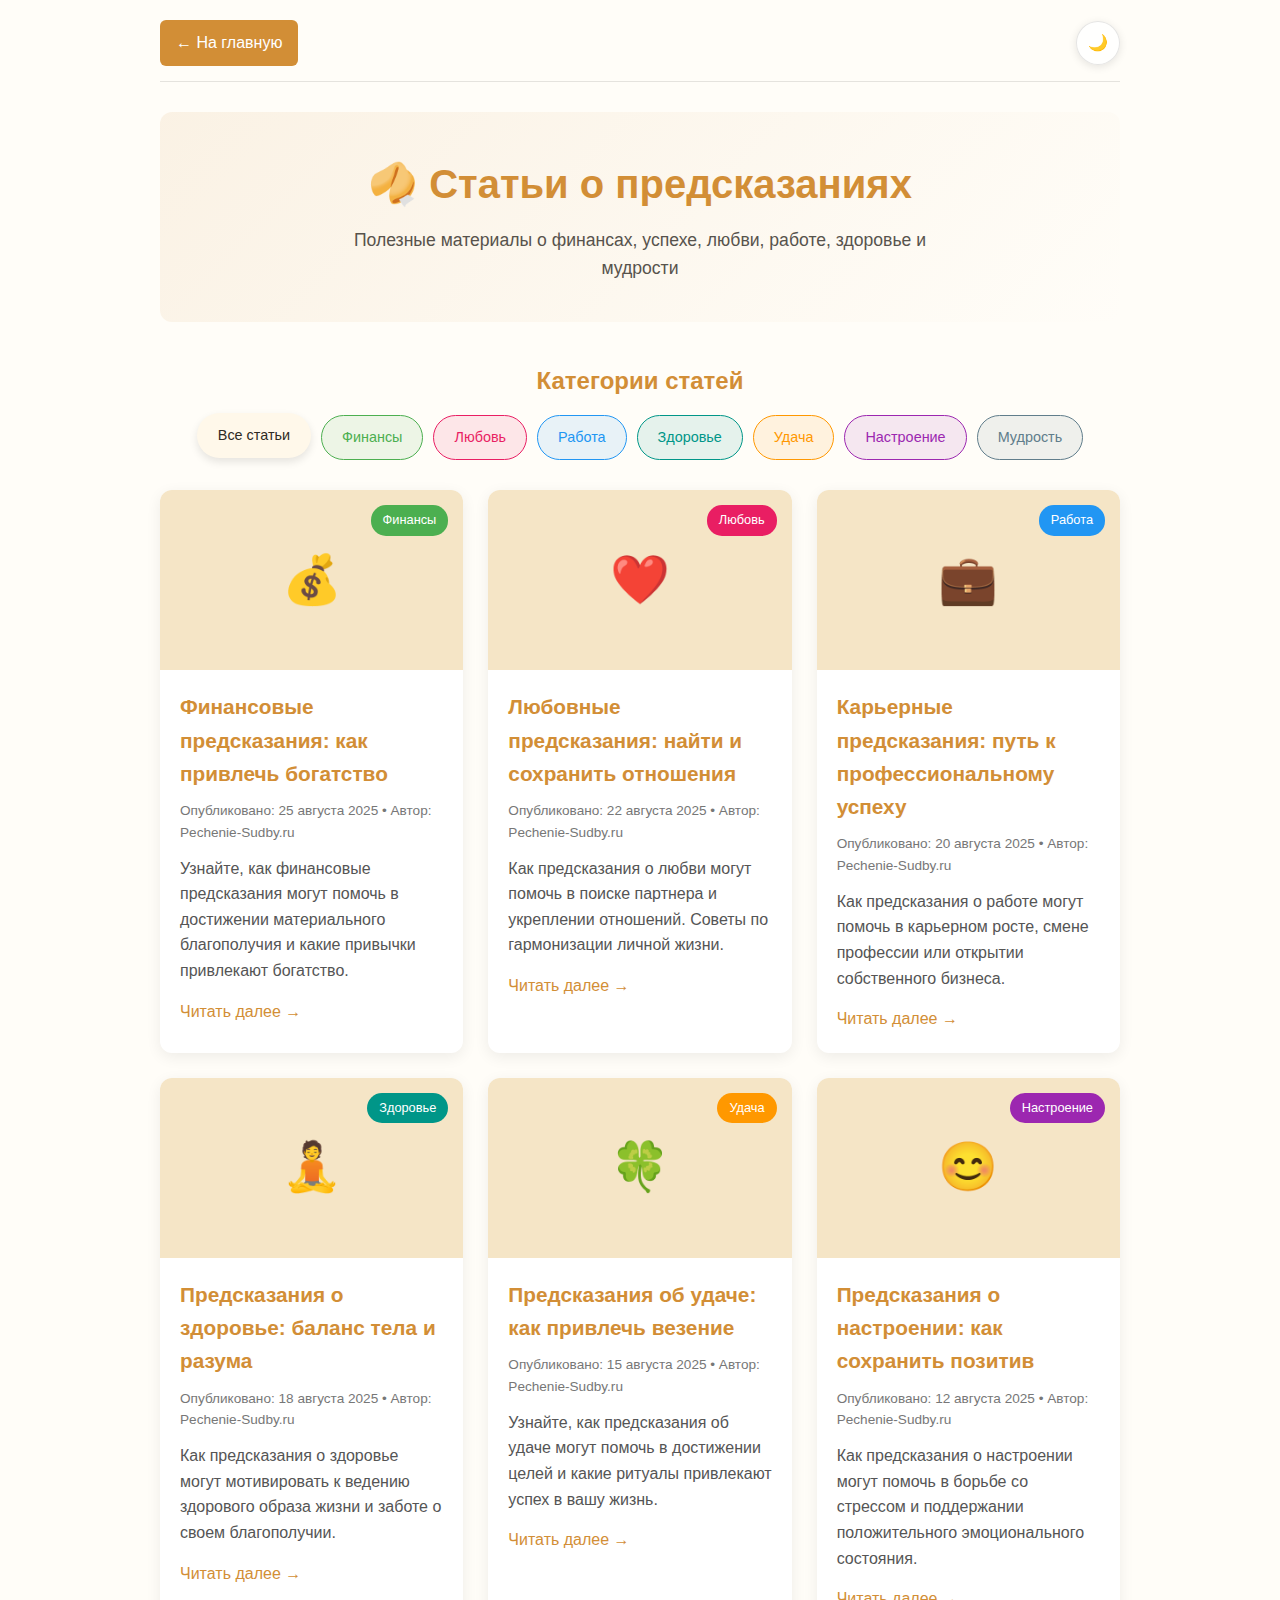
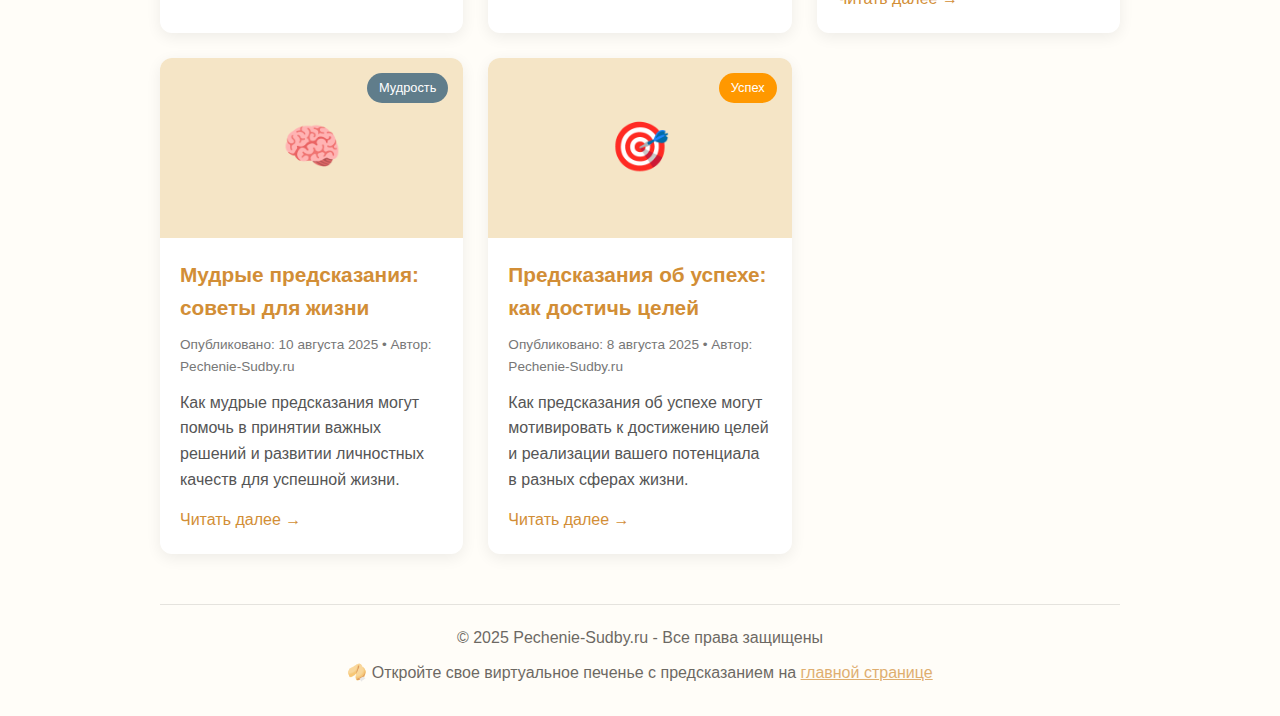
<file: blog/index.html>
<!DOCTYPE html>
<html lang="ru">
<head>
  <meta charset="UTF-8">
  <meta name="viewport" content="width=device-width, initial-scale=1, maximum-scale=5.0, user-scalable=yes">
  <title>Статьи о финансах, успехе и предсказаниях 🥠 – Блог Pechenie-Sudby.ru</title>
  <meta name="description" content="Полезные статьи о финансах, успехе, любви, работе, здоровье и мудрости. Узнайте, как предсказания могут помочь в разных сферах жизни.">
  <meta name="keywords" content="статьи о финансах, успех в работе, предсказания о любви, здоровый образ жизни, мудрые советы, удача в бизнесе">
  
  <!-- Canonical -->
  <link rel="canonical" href="https://pechenie-sudby.ru/blog/" />
  
  <!-- Open Graph -->
  <meta property="og:title" content="Статьи о финансах, успехе и предсказаниях 🥠" />
  <meta property="og:description" content="Полезные статьи о финансах, успехе, любви, работе, здоровье и мудрости." />
  <meta property="og:image" content="https://pechenie-sudby.ru/og-image-blog.png" />
  <meta property="og:type" content="website" />
  <meta property="og:url" content="https://pechenie-sudby.ru/blog/" />

  <style>
    :root {
      --primary-color: #d28e36;
      --secondary-color: #fffdf8;
      --text-color: #2e2a24;
      --light-gray: #f0f0f0;
      --dark-bg: #3a2c1a;
      --dark-text: #f0e6d2;
      --finance-color: #4caf50;
      --love-color: #e91e63;
      --work-color: #2196f3;
      --health-color: #009688;
      --luck-color: #ff9800;
      --mood-color: #9c27b0;
      --wisdom-color: #607d8b;
    }
    
    * {
      box-sizing: border-box;
      margin: 0;
      padding: 0;
    }
    
    body {
      font-family: -apple-system, BlinkMacSystemFont, "Segoe UI", Roboto, sans-serif;
      line-height: 1.6;
      background: var(--secondary-color);
      color: var(--text-color);
      padding: 0;
      margin: 0;
      transition: background 0.3s ease, color 0.3s ease;
    }
    
    body.dark-theme {
      background: var(--dark-bg);
      color: var(--dark-text);
    }
    
    .container {
      max-width: 1000px;
      margin: 0 auto;
      padding: 20px;
    }
    
    /* Header Styles */
    .blog-header {
      text-align: center;
      margin-bottom: 40px;
      padding: 40px 20px;
      background: linear-gradient(135deg, rgba(210, 142, 54, 0.1) 0%, rgba(255, 253, 248, 0.8) 100%);
      border-radius: 12px;
    }
    
    .dark-theme .blog-header {
      background: linear-gradient(135deg, rgba(210, 142, 54, 0.2) 0%, rgba(58, 44, 26, 0.8) 100%);
    }
    
    .blog-header h1 {
      font-size: 2.5rem;
      margin-bottom: 10px;
      color: var(--primary-color);
    }
    
    .blog-header p {
      font-size: 1.1rem;
      opacity: 0.8;
      max-width: 600px;
      margin: 0 auto;
    }
    
    /* Navigation */
    .blog-nav {
      display: flex;
      justify-content: space-between;
      align-items: center;
      margin-bottom: 30px;
      padding-bottom: 15px;
      border-bottom: 1px solid rgba(0, 0, 0, 0.1);
    }
    
    .dark-theme .blog-nav {
      border-bottom: 1px solid rgba(255, 255, 255, 0.1);
    }
    
    .home-link {
      display: inline-flex;
      align-items: center;
      padding: 10px 16px;
      background: var(--primary-color);
      color: white;
      border-radius: 6px;
      text-decoration: none;
      font-weight: 500;
      transition: background 0.3s ease;
    }
    
    .home-link:hover {
      background: #bf7d2d;
    }
    
    .theme-toggle {
      background: rgba(255, 255, 255, 0.8);
      border: 1px solid rgba(0, 0, 0, 0.1);
      border-radius: 50%;
      width: 44px;
      height: 44px;
      display: flex;
      align-items: center;
      justify-content: center;
      cursor: pointer;
      box-shadow: 0 2px 8px rgba(0, 0, 0, 0.1);
      transition: all 0.3s ease;
    }
    
    .dark-theme .theme-toggle {
      background: rgba(58, 44, 26, 0.8);
      border-color: rgba(92, 67, 34, 0.5);
    }
    
    /* Categories */
    .categories {
      margin-bottom: 30px;
    }
    
    .categories h2 {
      margin-bottom: 15px;
      color: var(--primary-color);
      text-align: center;
    }
    
    .category-list {
      display: flex;
      flex-wrap: wrap;
      gap: 10px;
      justify-content: center;
    }
    
    .category {
      padding: 10px 20px;
      background: #fff8ea;
      border-radius: 25px;
      font-size: 0.9rem;
      cursor: pointer;
      transition: all 0.3s ease;
      border: 1px solid transparent;
    }
    
    .dark-theme .category {
      background: #5c4322;
    }
    
    .category:hover, .category.active {
      transform: translateY(-2px);
      box-shadow: 0 4px 8px rgba(0, 0, 0, 0.1);
    }
    
    .category.finance {
      background: rgba(76, 175, 80, 0.1);
      border-color: var(--finance-color);
      color: var(--finance-color);
    }
    
    .category.love {
      background: rgba(233, 30, 99, 0.1);
      border-color: var(--love-color);
      color: var(--love-color);
    }
    
    .category.work {
      background: rgba(33, 150, 243, 0.1);
      border-color: var(--work-color);
      color: var(--work-color);
    }
    
    .category.health {
      background: rgba(0, 150, 136, 0.1);
      border-color: var(--health-color);
      color: var(--health-color);
    }
    
    .category.luck {
      background: rgba(255, 152, 0, 0.1);
      border-color: var(--luck-color);
      color: var(--luck-color);
    }
    
    .category.mood {
      background: rgba(156, 39, 176, 0.1);
      border-color: var(--mood-color);
      color: var(--mood-color);
    }
    
    .category.wisdom {
      background: rgba(96, 125, 139, 0.1);
      border-color: var(--wisdom-color);
      color: var(--wisdom-color);
    }
    
    /* Blog Grid */
    .blog-grid {
      display: grid;
      grid-template-columns: repeat(auto-fill, minmax(300px, 1fr));
      gap: 25px;
      margin-bottom: 40px;
    }
    
    .blog-card {
      background: white;
      border-radius: 12px;
      overflow: hidden;
      box-shadow: 0 4px 15px rgba(0, 0, 0, 0.07);
      transition: transform 0.3s ease, box-shadow 0.3s ease;
      position: relative;
    }
    
    .dark-theme .blog-card {
      background: #2a2a2a;
    }
    
    .blog-card:hover {
      transform: translateY(-5px);
      box-shadow: 0 8px 25px rgba(0, 0, 0, 0.1);
    }
    
    .category-badge {
      position: absolute;
      top: 15px;
      right: 15px;
      padding: 5px 12px;
      border-radius: 15px;
      font-size: 0.8rem;
      font-weight: 500;
      z-index: 2;
    }
    
    .badge-finance {
      background: var(--finance-color);
      color: white;
    }
    
    .badge-love {
      background: var(--love-color);
      color: white;
    }
    
    .badge-work {
      background: var(--work-color);
      color: white;
    }
    
    .badge-health {
      background: var(--health-color);
      color: white;
    }
    
    .badge-luck {
      background: var(--luck-color);
      color: white;
    }
    
    .badge-mood {
      background: var(--mood-color);
      color: white;
    }
    
    .badge-wisdom {
      background: var(--wisdom-color);
      color: white;
    }
    
    .blog-card-image {
      height: 180px;
      background-color: #f5e5c6;
      background-size: cover;
      background-position: center;
      display: flex;
      align-items: center;
      justify-content: center;
      font-size: 3rem;
    }
    
    .dark-theme .blog-card-image {
      background-color: #5c4322;
    }
    
    .blog-card-content {
      padding: 20px;
    }
    
    .blog-card h2 {
      margin-top: 0;
      font-size: 1.3rem;
      color: var(--primary-color);
      margin-bottom: 10px;
    }
    
    .blog-meta {
      font-size: 0.85rem;
      color: #777;
      margin-bottom: 12px;
    }
    
    .dark-theme .blog-meta {
      color: #aaa;
    }
    
    .blog-excerpt {
      margin-bottom: 15px;
      color: #555;
    }
    
    .dark-theme .blog-excerpt {
      color: #ccc;
    }
    
    .read-more {
      display: inline-block;
      color: var(--primary-color);
      font-weight: 500;
      text-decoration: none;
      border-bottom: 1px solid transparent;
      transition: border-color 0.3s ease;
    }
    
    .read-more:hover {
      border-bottom-color: var(--primary-color);
    }
    
    /* Footer */
    .blog-footer {
      text-align: center;
      margin-top: 50px;
      padding-top: 20px;
      border-top: 1px solid rgba(0, 0, 0, 0.1);
    }
    
    .dark-theme .blog-footer {
      border-top: 1px solid rgba(255, 255, 255, 0.1);
    }
    
    .blog-footer p {
      margin-bottom: 10px;
      opacity: 0.7;
    }
    
    /* Responsive Design */
    @media (max-width: 768px) {
      .blog-grid {
        grid-template-columns: 1fr;
      }
      
      .blog-header h1 {
        font-size: 2rem;
      }
      
      .blog-header {
        padding: 30px 15px;
      }
      
      .category-list {
        justify-content: flex-start;
        overflow-x: auto;
        padding-bottom: 10px;
      }
    }
    
    @media (max-width: 480px) {
      .container {
        padding: 15px;
      }
      
      .blog-header h1 {
        font-size: 1.8rem;
      }
      
      .blog-card-content {
        padding: 15px;
      }
      
      .blog-card h2 {
        font-size: 1.2rem;
      }
    }
  </style>
</head>
<body>
  <div class="container">
    <nav class="blog-nav">
      <a href="/" class="home-link">← На главную</a>
      <div class="theme-toggle" id="themeToggle">🌙</div>
    </nav>

    <header class="blog-header">
      <h1>🥠 Статьи о предсказаниях</h1>
      <p>Полезные материалы о финансах, успехе, любви, работе, здоровье и мудрости</p>
    </header>

    <section class="categories">
      <h2>Категории статей</h2>
      <div class="category-list">
        <div class="category active">Все статьи</div>
        <div class="category finance">Финансы</div>
        <div class="category love">Любовь</div>
        <div class="category work">Работа</div>
        <div class="category health">Здоровье</div>
        <div class="category luck">Удача</div>
        <div class="category mood">Настроение</div>
        <div class="category wisdom">Мудрость</div>
      </div>
    </section>

    <div class="blog-grid">
      <!-- Финансы -->
      <article class="blog-card" data-category="finance">
        <div class="category-badge badge-finance">Финансы</div>
        <div class="blog-card-image">💰</div>
        <div class="blog-card-content">
          <h2><a href="/blog/finansovye-predskazaniya" style="color: inherit; text-decoration: none;">Финансовые предсказания: как привлечь богатство</a></h2>
          <div class="blog-meta">Опубликовано: 25 августа 2025 • Автор: Pechenie-Sudby.ru</div>
          <p class="blog-excerpt">Узнайте, как финансовые предсказания могут помочь в достижении материального благополучия и какие привычки привлекают богатство.</p>
          <a href="/blog/finansovye-predskazaniya" class="read-more">Читать далее →</a>
        </div>
      </article>

      <!-- Любовь -->
      <article class="blog-card" data-category="love">
        <div class="category-badge badge-love">Любовь</div>
        <div class="blog-card-image">❤️</div>
        <div class="blog-card-content">
          <h2><a href="/blog/lubovnye-predskazaniya" style="color: inherit; text-decoration: none;">Любовные предсказания: найти и сохранить отношения</a></h2>
          <div class="blog-meta">Опубликовано: 22 августа 2025 • Автор: Pechenie-Sudby.ru</div>
          <p class="blog-excerpt">Как предсказания о любви могут помочь в поиске партнера и укреплении отношений. Советы по гармонизации личной жизни.</p>
          <a href="/blog/lubovnye-predskazaniya" class="read-more">Читать далее →</a>
        </div>
      </article>

      <!-- Работа -->
      <article class="blog-card" data-category="work">
        <div class="category-badge badge-work">Работа</div>
        <div class="blog-card-image">💼</div>
        <div class="blog-card-content">
          <h2><a href="/blog/predskazaniya-o-karere" style="color: inherit; text-decoration: none;">Карьерные предсказания: путь к профессиональному успеху</a></h2>
          <div class="blog-meta">Опубликовано: 20 августа 2025 • Автор: Pechenie-Sudby.ru</div>
          <p class="blog-excerpt">Как предсказания о работе могут помочь в карьерном росте, смене профессии или открытии собственного бизнеса.</p>
          <a href="/blog/predskazaniya-o-karere" class="read-more">Читать далее →</a>
        </div>
      </article>

      <!-- Здоровье -->
      <article class="blog-card" data-category="health">
        <div class="category-badge badge-health">Здоровье</div>
        <div class="blog-card-image">🧘</div>
        <div class="blog-card-content">
          <h2><a href="/blog/predskazaniya-o-zdorove" style="color: inherit; text-decoration: none;">Предсказания о здоровье: баланс тела и разума</a></h2>
          <div class="blog-meta">Опубликовано: 18 августа 2025 • Автор: Pechenie-Sudby.ru</div>
          <p class="blog-excerpt">Как предсказания о здоровье могут мотивировать к ведению здорового образа жизни и заботе о своем благополучии.</p>
          <a href="/blog/predskazaniya-o-zdorove" class="read-more">Читать далее →</a>
        </div>
      </article>

      <!-- Удача -->
      <article class="blog-card" data-category="luck">
        <div class="category-badge badge-luck">Удача</div>
        <div class="blog-card-image">🍀</div>
        <div class="blog-card-content">
          <h2><a href="/blog/predskazaniya-ob-udache" style="color: inherit; text-decoration: none;">Предсказания об удаче: как привлечь везение</a></h2>
          <div class="blog-meta">Опубликовано: 15 августа 2025 • Автор: Pechenie-Sudby.ru</div>
          <p class="blog-excerpt">Узнайте, как предсказания об удаче могут помочь в достижении целей и какие ритуалы привлекают успех в вашу жизнь.</p>
          <a href="/blog/predskazaniya-ob-udache" class="read-more">Читать далее →</a>
        </div>
      </article>

      <!-- Настроение -->
      <article class="blog-card" data-category="mood">
        <div class="category-badge badge-mood">Настроение</div>
        <div class="blog-card-image">😊</div>
        <div class="blog-card-content">
          <h2><a href="/blog/predskazaniya-o-nastroenii" style="color: inherit; text-decoration: none;">Предсказания о настроении: как сохранить позитив</a></h2>
          <div class="blog-meta">Опубликовано: 12 августа 2025 • Автор: Pechenie-Sudby.ru</div>
          <p class="blog-excerpt">Как предсказания о настроении могут помочь в борьбе со стрессом и поддержании положительного эмоционального состояния.</p>
          <a href="/blog/predskazaniya-o-nastroenii" class="read-more">Читать далее →</a>
        </div>
      </article>

      <!-- Мудрость -->
      <article class="blog-card" data-category="wisdom">
        <div class="category-badge badge-wisdom">Мудрость</div>
        <div class="blog-card-image">🧠</div>
        <div class="blog-card-content">
          <h2><a href="/blog/mudrye-predskazaniya" style="color: inherit; text-decoration: none;">Мудрые предсказания: советы для жизни</a></h2>
          <div class="blog-meta">Опубликовано: 10 августа 2025 • Автор: Pechenie-Sudby.ru</div>
          <p class="blog-excerpt">Как мудрые предсказания могут помочь в принятии важных решений и развитии личностных качеств для успешной жизни.</p>
          <a href="/blog/mudrye-predskazaniya" class="read-more">Читать далее →</a>
        </div>
      </article>

      <!-- Успех -->
      <article class="blog-card" data-category="luck">
        <div class="category-badge badge-luck">Успех</div>
        <div class="blog-card-image">🎯</div>
        <div class="blog-card-content">
          <h2><a href="/blog/predskazaniya-ob-uspehe" style="color: inherit; text-decoration: none;">Предсказания об успехе: как достичь целей</a></h2>
          <div class="blog-meta">Опубликовано: 8 августа 2025 • Автор: Pechenie-Sudby.ru</div>
          <p class="blog-excerpt">Как предсказания об успехе могут мотивировать к достижению целей и реализации вашего потенциала в разных сферах жизни.</p>
          <a href="/blog/predskazaniya-ob-uspehe" class="read-more">Читать далее →</a>
        </div>
      </article>
    </div>

    <footer class="blog-footer">
      <p>© 2025 Pechenie-Sudby.ru - Все права защищены</p>
      <p>🥠 Откройте свое виртуальное печенье с предсказанием на <a href="/" style="color: var(--primary-color);">главной странице</a></p>
    </footer>
  </div>

  <script>
    // Функция для переключения темы
    function toggleTheme() {
      document.body.classList.toggle('dark-theme');
      const isDark = document.body.classList.contains('dark-theme');
      localStorage.setItem('darkTheme', isDark);
      document.getElementById('themeToggle').textContent = isDark ? '☀️' : '🌙';
    }
    
    // Функция для фильтрации статей по категориям
    function filterArticles(category) {
      const articles = document.querySelectorAll('.blog-card');
      
      articles.forEach(article => {
        if (category === 'all' || article.getAttribute('data-category') === category) {
          article.style.display = 'block';
        } else {
          article.style.display = 'none';
        }
      });
    }
    
    // Инициализация при загрузке
    document.addEventListener('DOMContentLoaded', function() {
      const isDark = localStorage.getItem('darkTheme') === 'true';
      if (isDark) {
        document.body.classList.add('dark-theme');
        document.getElementById('themeToggle').textContent = '☀️';
      }
      
      // Добавляем обработчик для переключения темы
      document.getElementById('themeToggle').addEventListener('click', toggleTheme);
      
      // Добавляем обработчики для категорий
      const categories = document.querySelectorAll('.category');
      categories.forEach(category => {
        category.addEventListener('click', function() {
          categories.forEach(c => c.classList.remove('active'));
          this.classList.add('active');
          
          // Определяем категорию для фильтрации
          let filterCategory = 'all';
          if (this.classList.contains('finance')) filterCategory = 'finance';
          if (this.classList.contains('love')) filterCategory = 'love';
          if (this.classList.contains('work')) filterCategory = 'work';
          if (this.classList.contains('health')) filterCategory = 'health';
          if (this.classList.contains('luck')) filterCategory = 'luck';
          if (this.classList.contains('mood')) filterCategory = 'mood';
          if (this.classList.contains('wisdom')) filterCategory = 'wisdom';
          
          // Фильтруем статьи
          filterArticles(filterCategory);
        });
      });
    });
  </script>
</body>
</html>
</file>
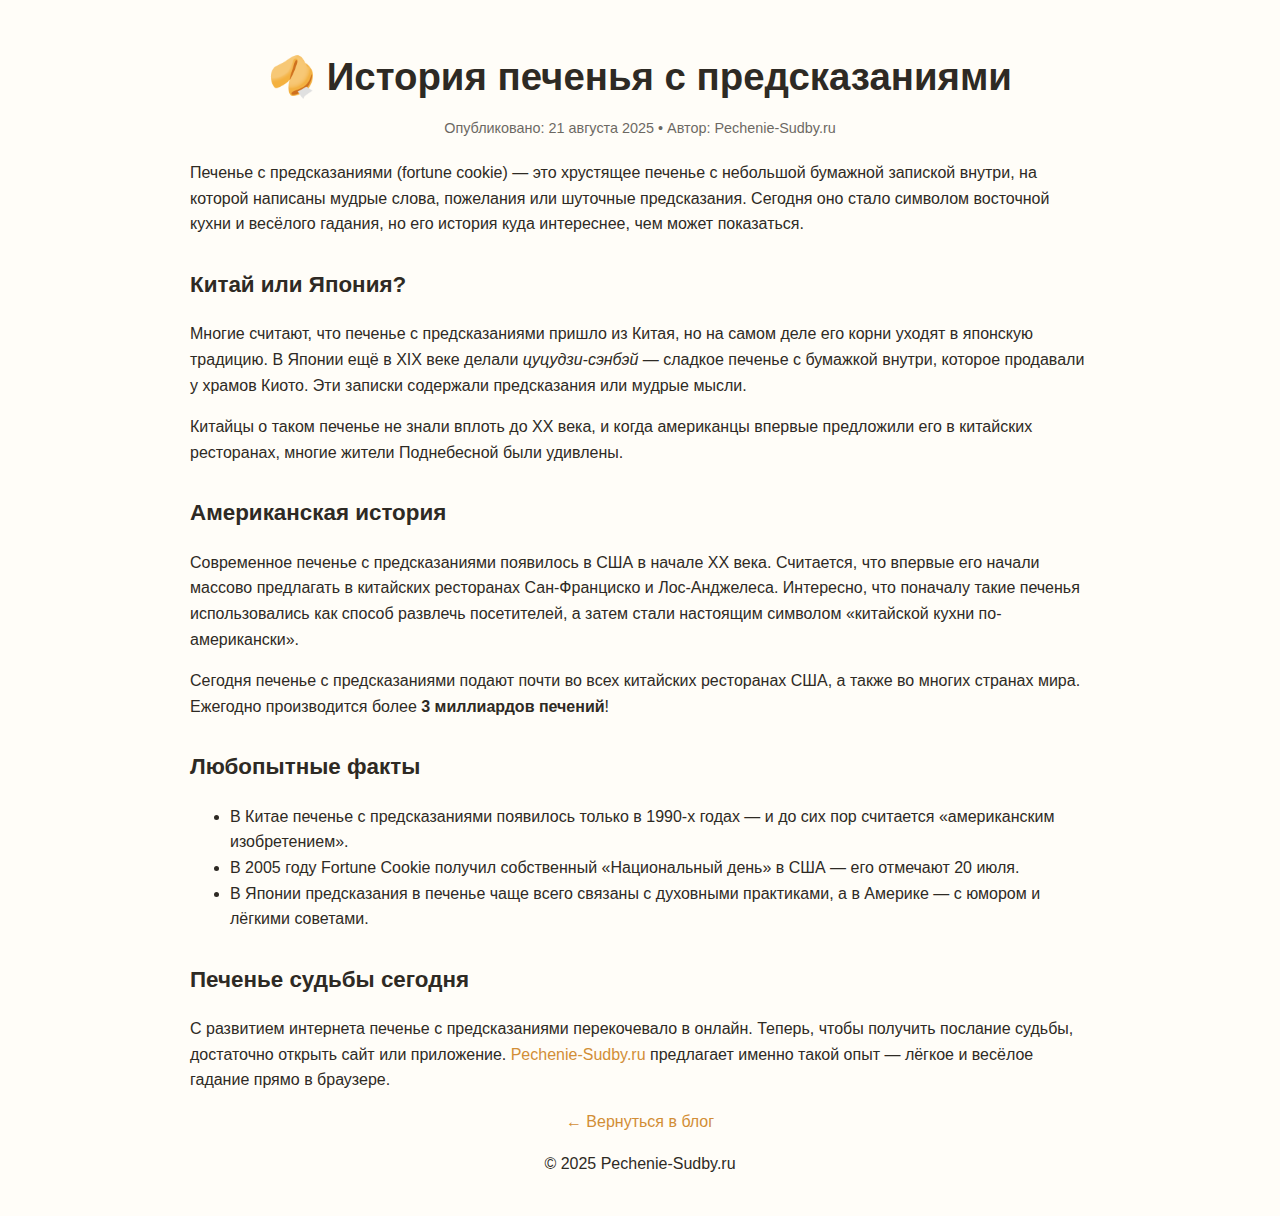
<file: blog/istoriya-pechenya-s-predskazaniyami.html>
<!DOCTYPE html>
<html lang="ru">
<head>
  <meta charset="UTF-8">
  <meta name="viewport" content="width=device-width, initial-scale=1, maximum-scale=5.0, user-scalable=yes">
  <title>История печенья с предсказаниями 🥠 – Блог Pechenie-Sudby.ru</title>
  <meta name="description" content="Узнайте историю появления печенья с предсказаниями: от древних традиций Китая и Японии до американских ресторанов. Интересные факты и легенды о печенье судьбы.">
  <meta name="keywords" content="история печенья с предсказаниями, печенье судьбы, китайское печенье с предсказанием, гадание онлайн">
  
  <!-- Canonical -->
  <link rel="canonical" href="https://pechenie-sudby.ru/blog/istoriya-pechenya-s-predskazaniyami" />

  <!-- Open Graph -->
  <meta property="og:title" content="История печенья с предсказаниями 🥠" />
  <meta property="og:description" content="Как появилось печенье с предсказаниями? История и любопытные факты." />
  <meta property="og:image" content="https://pechenie-sudby.ru/og-image.png" />
  <meta property="og:type" content="article" />
  <meta property="og:url" content="https://pechenie-sudby.ru/blog/istoriya-pechenya-s-predskazaniyami" />

  <style>
    body {
      font-family: -apple-system, BlinkMacSystemFont, "Segoe UI", Roboto, sans-serif;
      margin: 0;
      padding: 20px;
      line-height: 1.6;
      background: #fffdf8;
      color: #2e2a24;
      max-width: 900px;
      margin-left: auto;
      margin-right: auto;
    }
    header, footer {
      text-align: center;
      margin-bottom: 20px;
    }
    h1 {
      font-size: clamp(1.8rem, 5vw, 2.4rem);
      margin-bottom: 10px;
    }
    h2 {
      margin-top: 30px;
      font-size: 1.4rem;
    }
    p {
      margin-bottom: 16px;
    }
    .blog-meta {
      font-size: 0.9rem;
      opacity: 0.7;
      margin-bottom: 20px;
    }
    a {
      color: #d28e36;
      text-decoration: none;
    }
    a:hover {
      text-decoration: underline;
    }
  </style>
</head>
<body>
  <header>
    <h1>🥠 История печенья с предсказаниями</h1>
    <div class="blog-meta">Опубликовано: 21 августа 2025 • Автор: Pechenie-Sudby.ru</div>
  </header>

  <article>
    <p>
      Печенье с предсказаниями (fortune cookie) — это хрустящее печенье с небольшой бумажной запиской внутри, на которой написаны мудрые слова, пожелания или шуточные предсказания. Сегодня оно стало символом восточной кухни и весёлого гадания, но его история куда интереснее, чем может показаться.
    </p>

    <h2>Китай или Япония?</h2>
    <p>
      Многие считают, что печенье с предсказаниями пришло из Китая, но на самом деле его корни уходят в японскую традицию. В Японии ещё в XIX веке делали <em>цуцудзи-сэнбэй</em> — сладкое печенье с бумажкой внутри, которое продавали у храмов Киото. Эти записки содержали предсказания или мудрые мысли.
    </p>
    <p>
      Китайцы о таком печенье не знали вплоть до XX века, и когда американцы впервые предложили его в китайских ресторанах, многие жители Поднебесной были удивлены.
    </p>

    <h2>Американская история</h2>
    <p>
      Современное печенье с предсказаниями появилось в США в начале XX века. Считается, что впервые его начали массово предлагать в китайских ресторанах Сан-Франциско и Лос-Анджелеса. Интересно, что поначалу такие печенья использовались как способ развлечь посетителей, а затем стали настоящим символом «китайской кухни по-американски».
    </p>
    <p>
      Сегодня печенье с предсказаниями подают почти во всех китайских ресторанах США, а также во многих странах мира. Ежегодно производится более <strong>3 миллиардов печений</strong>!
    </p>

    <h2>Любопытные факты</h2>
    <ul>
      <li>В Китае печенье с предсказаниями появилось только в 1990-х годах — и до сих пор считается «американским изобретением».</li>
      <li>В 2005 году Fortune Cookie получил собственный «Национальный день» в США — его отмечают 20 июля.</li>
      <li>В Японии предсказания в печенье чаще всего связаны с духовными практиками, а в Америке — с юмором и лёгкими советами.</li>
    </ul>

    <h2>Печенье судьбы сегодня</h2>
    <p>
      С развитием интернета печенье с предсказаниями перекочевало в онлайн. Теперь, чтобы получить послание судьбы, достаточно открыть сайт или приложение. 
      <a href="https://pechenie-sudby.ru/">Pechenie-Sudby.ru</a> предлагает именно такой опыт — лёгкое и весёлое гадание прямо в браузере.
    </p>
  </article>

  <footer>
    <p><a href="/blog/">← Вернуться в блог</a></p>
    <p>&copy; 2025 Pechenie-Sudby.ru</p>
  </footer>
</body>
</html>
</file>
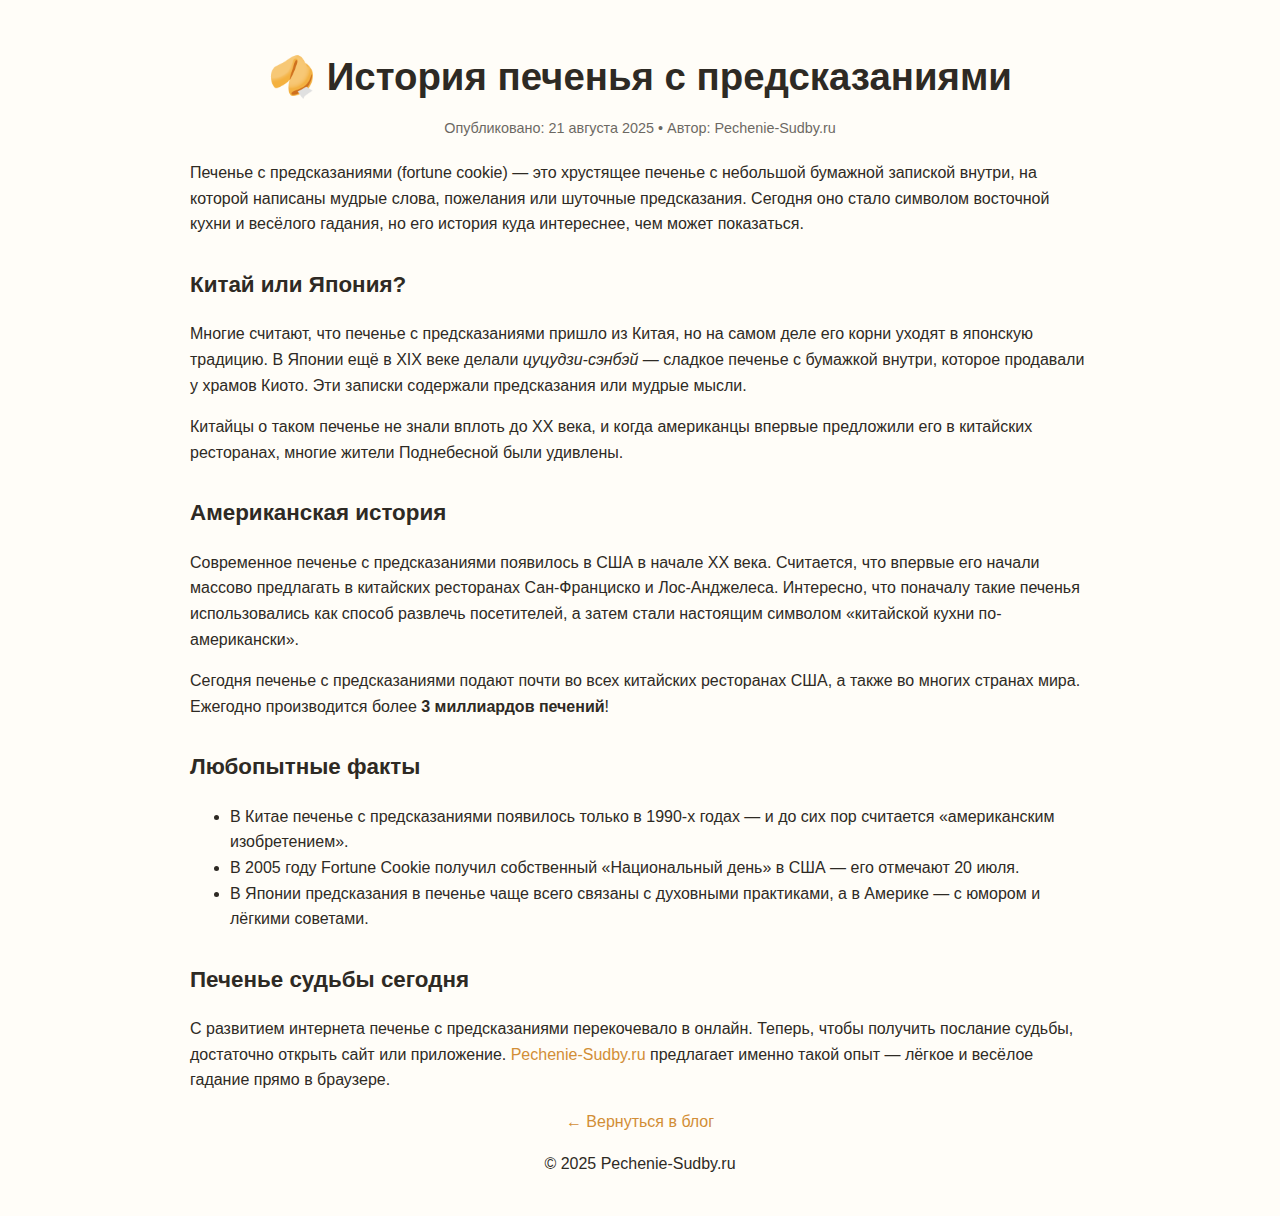
<file: blog/istoriya-pechenya-s-predskazaniyami.html.html>
<!DOCTYPE html>
<html lang="ru">
<head>
  <meta charset="UTF-8">
  <meta name="viewport" content="width=device-width, initial-scale=1, maximum-scale=5.0, user-scalable=yes">
  <title>История печенья с предсказаниями 🥠 – Блог Pechenie-Sudby.ru</title>
  <meta name="description" content="Узнайте историю появления печенья с предсказаниями: от древних традиций Китая и Японии до американских ресторанов. Интересные факты и легенды о печенье судьбы.">
  <meta name="keywords" content="история печенья с предсказаниями, печенье судьбы, китайское печенье с предсказанием, гадание онлайн">
  
  <!-- Canonical -->
  <link rel="canonical" href="https://pechenie-sudby.ru/blog/istoriya-pechenya-s-predskazaniyami" />

  <!-- Open Graph -->
  <meta property="og:title" content="История печенья с предсказаниями 🥠" />
  <meta property="og:description" content="Как появилось печенье с предсказаниями? История и любопытные факты." />
  <meta property="og:image" content="https://pechenie-sudby.ru/og-image.png" />
  <meta property="og:type" content="article" />
  <meta property="og:url" content="https://pechenie-sudby.ru/blog/istoriya-pechenya-s-predskazaniyami" />

  <style>
    body {
      font-family: -apple-system, BlinkMacSystemFont, "Segoe UI", Roboto, sans-serif;
      margin: 0;
      padding: 20px;
      line-height: 1.6;
      background: #fffdf8;
      color: #2e2a24;
      max-width: 900px;
      margin-left: auto;
      margin-right: auto;
    }
    header, footer {
      text-align: center;
      margin-bottom: 20px;
    }
    h1 {
      font-size: clamp(1.8rem, 5vw, 2.4rem);
      margin-bottom: 10px;
    }
    h2 {
      margin-top: 30px;
      font-size: 1.4rem;
    }
    p {
      margin-bottom: 16px;
    }
    .blog-meta {
      font-size: 0.9rem;
      opacity: 0.7;
      margin-bottom: 20px;
    }
    a {
      color: #d28e36;
      text-decoration: none;
    }
    a:hover {
      text-decoration: underline;
    }
  </style>
</head>
<body>
  <header>
    <h1>🥠 История печенья с предсказаниями</h1>
    <div class="blog-meta">Опубликовано: 21 августа 2025 • Автор: Pechenie-Sudby.ru</div>
  </header>

  <article>
    <p>
      Печенье с предсказаниями (fortune cookie) — это хрустящее печенье с небольшой бумажной запиской внутри, на которой написаны мудрые слова, пожелания или шуточные предсказания. Сегодня оно стало символом восточной кухни и весёлого гадания, но его история куда интереснее, чем может показаться.
    </p>

    <h2>Китай или Япония?</h2>
    <p>
      Многие считают, что печенье с предсказаниями пришло из Китая, но на самом деле его корни уходят в японскую традицию. В Японии ещё в XIX веке делали <em>цуцудзи-сэнбэй</em> — сладкое печенье с бумажкой внутри, которое продавали у храмов Киото. Эти записки содержали предсказания или мудрые мысли.
    </p>
    <p>
      Китайцы о таком печенье не знали вплоть до XX века, и когда американцы впервые предложили его в китайских ресторанах, многие жители Поднебесной были удивлены.
    </p>

    <h2>Американская история</h2>
    <p>
      Современное печенье с предсказаниями появилось в США в начале XX века. Считается, что впервые его начали массово предлагать в китайских ресторанах Сан-Франциско и Лос-Анджелеса. Интересно, что поначалу такие печенья использовались как способ развлечь посетителей, а затем стали настоящим символом «китайской кухни по-американски».
    </p>
    <p>
      Сегодня печенье с предсказаниями подают почти во всех китайских ресторанах США, а также во многих странах мира. Ежегодно производится более <strong>3 миллиардов печений</strong>!
    </p>

    <h2>Любопытные факты</h2>
    <ul>
      <li>В Китае печенье с предсказаниями появилось только в 1990-х годах — и до сих пор считается «американским изобретением».</li>
      <li>В 2005 году Fortune Cookie получил собственный «Национальный день» в США — его отмечают 20 июля.</li>
      <li>В Японии предсказания в печенье чаще всего связаны с духовными практиками, а в Америке — с юмором и лёгкими советами.</li>
    </ul>

    <h2>Печенье судьбы сегодня</h2>
    <p>
      С развитием интернета печенье с предсказаниями перекочевало в онлайн. Теперь, чтобы получить послание судьбы, достаточно открыть сайт или приложение. 
      <a href="https://pechenie-sudby.ru/">Pechenie-Sudby.ru</a> предлагает именно такой опыт — лёгкое и весёлое гадание прямо в браузере.
    </p>
  </article>

  <footer>
    <p><a href="/blog/">← Вернуться в блог</a></p>
    <p>&copy; 2025 Pechenie-Sudby.ru</p>
  </footer>
</body>
</html>
</file>
